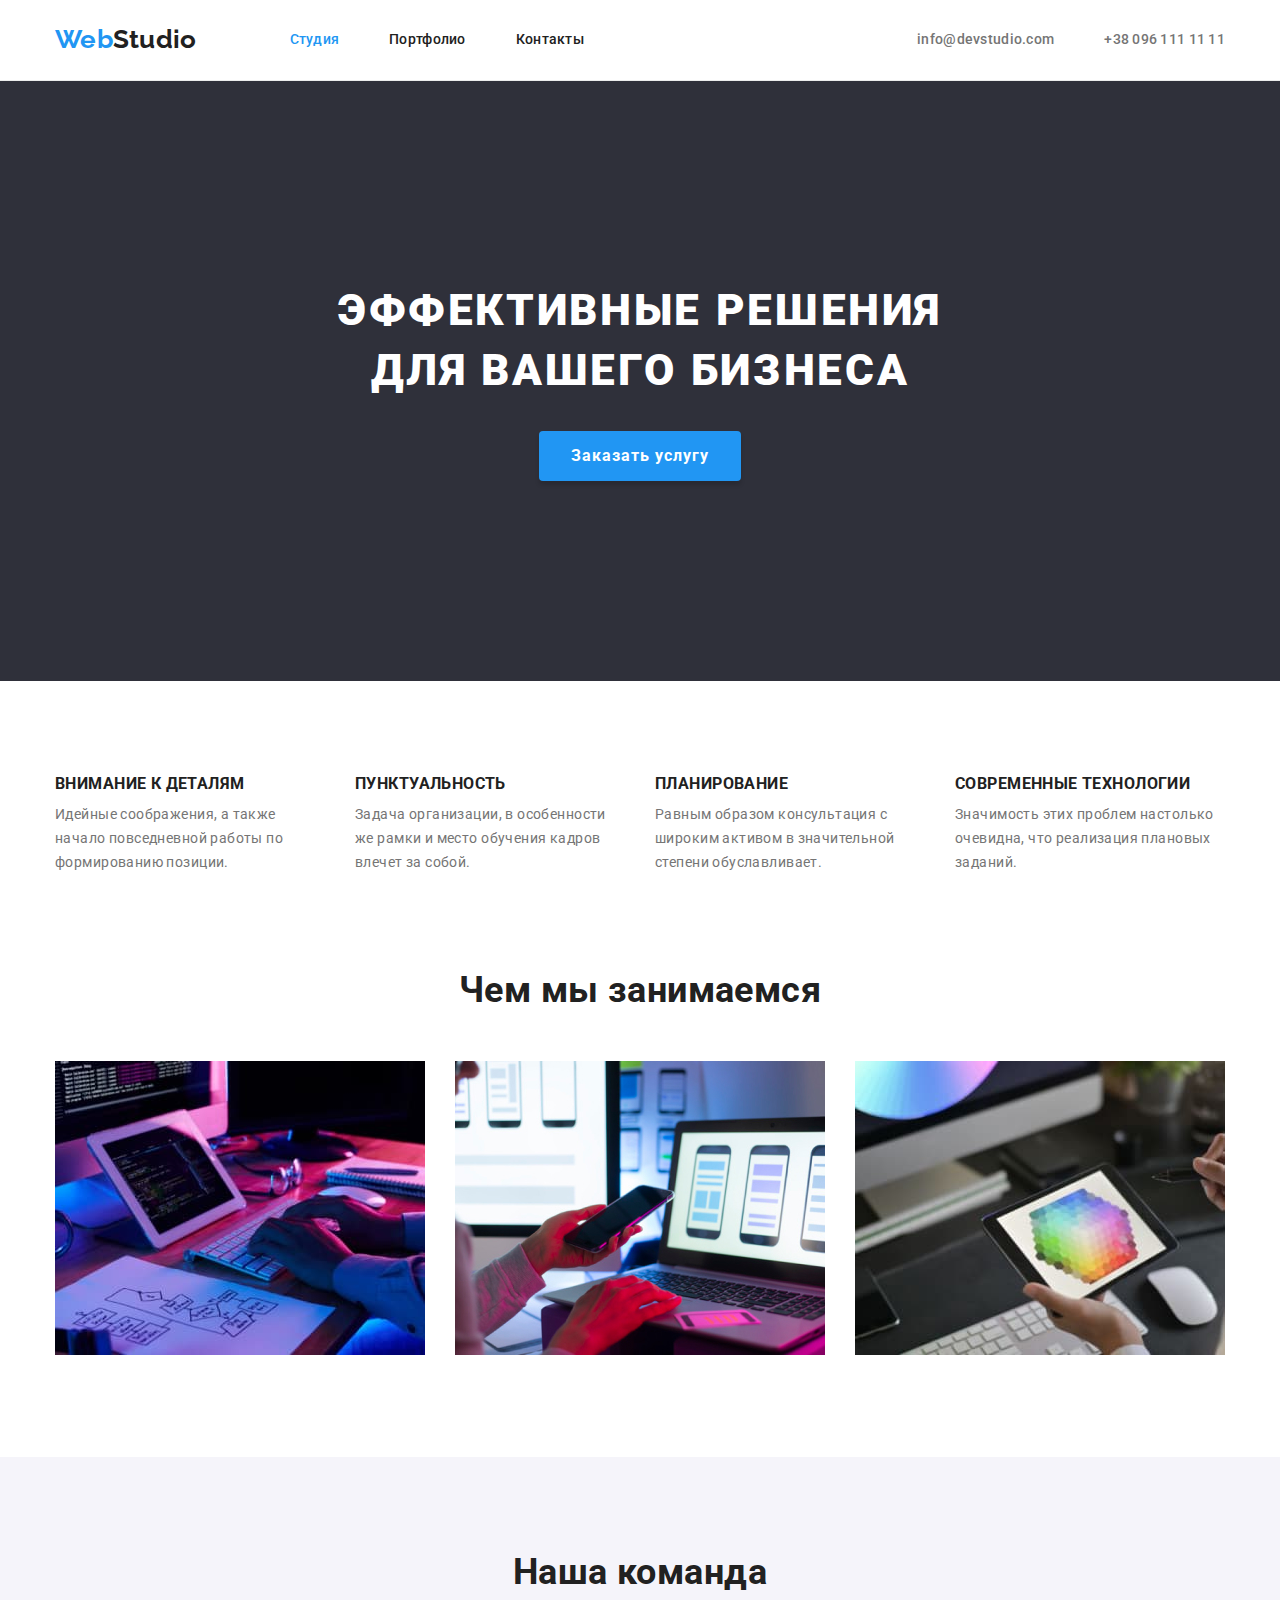
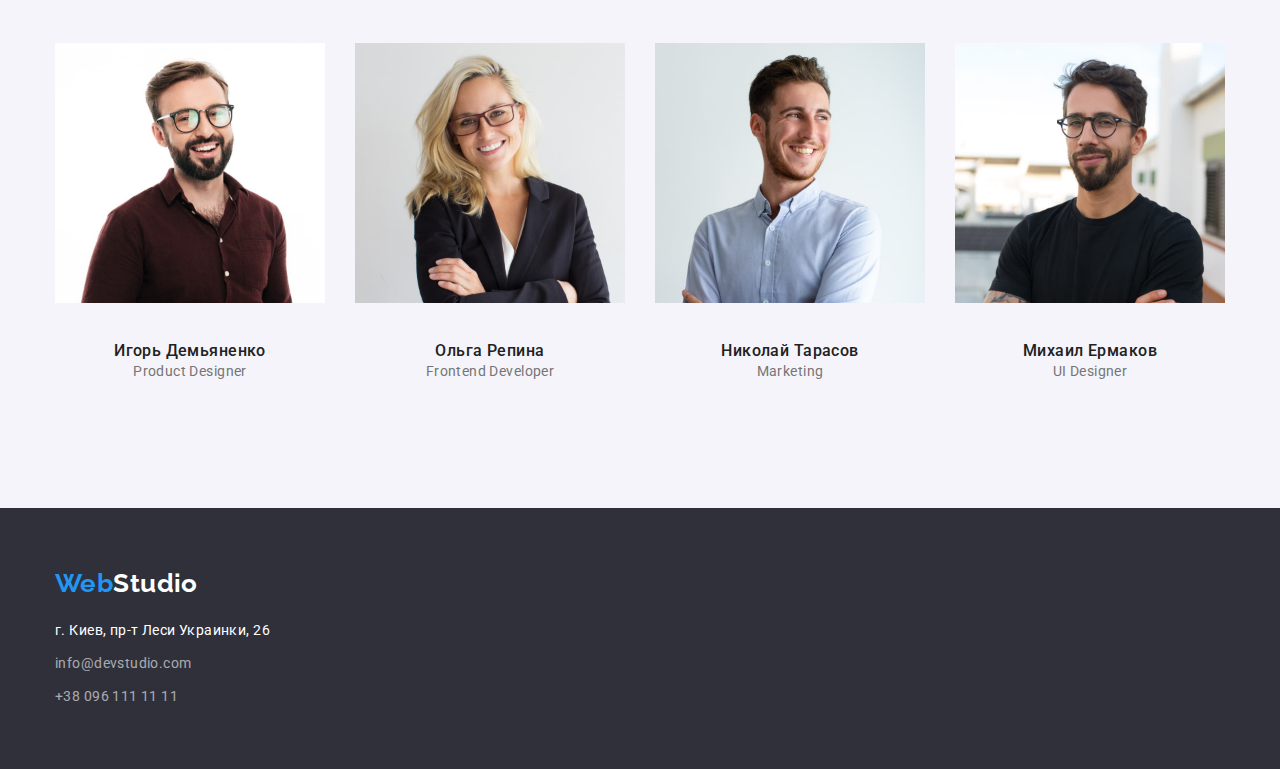
<file: index.html>
<!DOCTYPE html>
<html lang="ru">
  <head>
    <meta charset="UTF-8" />
    <meta http-equiv="X-UA-Compatible" content="IE=edge" />
    <meta name="viewport" content="width=device-width, initial-scale=1.0" />
    <title>Студия</title>
    <!-- шрифты -->
    <link rel="preconnect" href="https://fonts.googleapis.com" />
    <link rel="preconnect" href="https://fonts.gstatic.com" crossorigin />
    <link
      href="https://fonts.googleapis.com/css2?family=Raleway:wght@700&family=Roboto:wght@400;500;700;900&display=swap"
      rel="stylesheet"
    />
    <!-- нормализатор -->
    <link
      rel="stylesheet"
      href="https://cdn.jsdelivr.net/npm/modern-normalize@1.1.0/modern-normalize.min.css"
    />
    <!-- css  -->
    <link rel="stylesheet" href="./css/styles.css" />
  </head>
  <body>
    <header class="header">
      <div class="container header-container">
        <!--Основная навигация-->
        <a href="" class="header-link logo"
          >Web<span class="logo-primary">Studio</span>
        </a>

        <nav>
          <!--Ссылки на другие страницы или секции текущей страницы -->

          <ul class="header-nav-site list">
            <li class="header-nav">
              <a class="header-link link current" href="./index.html">Студия</a>
            </li>
            <li class="header-nav">
              <a href="./portfolio.html" class="header-link link">Портфолио</a>
            </li>
            <li class="header-nav">
              <a href="" class="header-link link">Контакты</a>
            </li>
          </ul>
        </nav>

        <ul class="header-contact-site list">
          <li class="header-contact">
            <a href="mailto:info@devstudio.com" class="header-link link"
              >info@devstudio.com</a
            >
          </li>
          <li class="header-contact">
            <a href="tel:+380961111111" class="header-link link"
              >+38 096 111 11 11</a
            >
          </li>
        </ul>
      </div>
    </header>

    <main>
      <!--Секция с заказом услуги-->
      <section class="hero">
        <div class="container">
          <h1 class="hero-title">
            Эффективные решения<br />
            для вашего бизнеса
          </h1>

          <button type="button" class="hero-button-btn">Заказать услугу</button>
        </div>
      </section>
      <!--Перечисление преимуществ-->
      <section class="benefits">
        <div class="container">
          <h2 hidden>Перечисление преимуществ</h2>

          <ul class="benefits-wrapper list">
            <li class="benefits-wrapper-benefits">
              <h3 class="benefits-title">Внимание к деталям</h3>

              <p class="benefits-text">
                Идейные соображения, а также начало повседневной работы по
                формированию позиции.
              </p>
            </li>
            <li class="benefits-wrapper-benefits">
              <h3 class="benefits-title">Пунктуальность</h3>

              <p class="benefits-text">
                Задача организации, в особенности же рамки и место обучения
                кадров влечет за собой.
              </p>
            </li>
            <li class="benefits-wrapper-benefits">
              <h3 class="benefits-title">Планирование</h3>

              <p class="benefits-text">
                Равным образом консультация с широким активом в значительной
                степени обуславливает.
              </p>
            </li>
            <li class="benefits-wrapper-benefits">
              <h3 class="benefits-title">Современные технологии</h3>

              <p class="benefits-text">
                Значимость этих проблем настолько очевидна, что реализация
                плановых заданий.
              </p>
            </li>
          </ul>
        </div>
      </section>
      <!--Примеры чем мы занимаемся-->
      <section class="example">
        <div class="container">
          <h2 class="example-title">Чем мы занимаемся</h2>
          <ul class="example-wrapper list">
            <li class="exemple-img">
              <img
                src="./images/img1_sq.jpg"
                alt="Программист работающий; его рабочий офис"
                width="370"
                height="294"
              />
            </li>
            <li class="exemple-img">
              <img
                src="./images/img2_sq.jpg"
                alt="Веб интерфейс.Дизайнеры разрабатывают приложение для Смартфонов. "
                width="370"
                height="294"
              />
            </li>
            <li class="exemple-img">
              <img
                src="./images/img3_sq.jpg"
                alt="Креативный художник. Веб дизайн с рабочим выбором цвета-графическим планшетом."
                width="370"
                height="294"
              />
            </li>
          </ul>
        </div>
      </section>
      <!--Наша команда-->
      <section class="userpic">
        <div class="container">
          <h2 class="userpic-title">Наша команда</h2>
          <ul class="userpic-line list">
            <li class="userpic-wrapper">
              <img
                src="./images/img4_sq.jpg"
                alt="Игорь Демьяненко Фото"
                width="270"
                height="260"
              />
              <div class="userpic-wrapper-txt">
                <h3 class="userpic-name">Игорь Демьяненко</h3>
                <p class="userpic-txt">Product Designer</p>
              </div>
            </li>
            <li class="userpic-wrapper">
              <img
                src="./images/img5_sq.jpg"
                alt="Ольга Репина Фото"
                width="270"
                height="260"
              />
              <div class="userpic-wrapper-txt">
                <h3 class="userpic-name">Ольга Репина</h3>
                <p class="userpic-txt">Frontend Developer</p>
              </div>
            </li>
            <li class="userpic-wrapper">
              <img
                src="./images/img6_sq.jpg"
                alt="Николай Тарасов Фото"
                width="270"
                height="260"
              />
              <div class="userpic-wrapper-txt">
                <h3 class="userpic-name">Николай Тарасов</h3>
                <p class="userpic-txt">Marketing</p>
              </div>
            </li>
            <li class="userpic-wrapper">
              <img
                src="./images/img7_sq.jpg"
                alt="Михаил Ермаков Фото"
                width="270"
                height="260"
              />
              <div class="userpic-wrapper-txt">
                <h3 class="userpic-name">Михаил Ермаков</h3>
                <p class="userpic-txt">UI Designer</p>
              </div>
            </li>
          </ul>
        </div>
      </section>
    </main>
    <!--Футер-->
    <footer class="footer">
      <div class="container">
        <!--Логотип адресс-->
        <a href="" class="logo footer-logo-wrapper"
          >Web<span class="logo-secondary">Studio</span>
        </a>
        <address class="footer-adress">г. Киев, пр-т Леси Украинки, 26</address>
        <!--Мыло телефон-->
        <ul class="footer-contact list">
          <li class="footer-contact-wrapper">
            <a href="mailto:info@devstudio.com" class="link"
              >info@devstudio.com</a
            >
          </li>
          <li class="footer-contact-wrapper">
            <a href="tel:+380961111111" class="link">+38 096 111 11 11</a>
          </li>
        </ul>
      </div>
    </footer>
  </body>
</html>
</file>
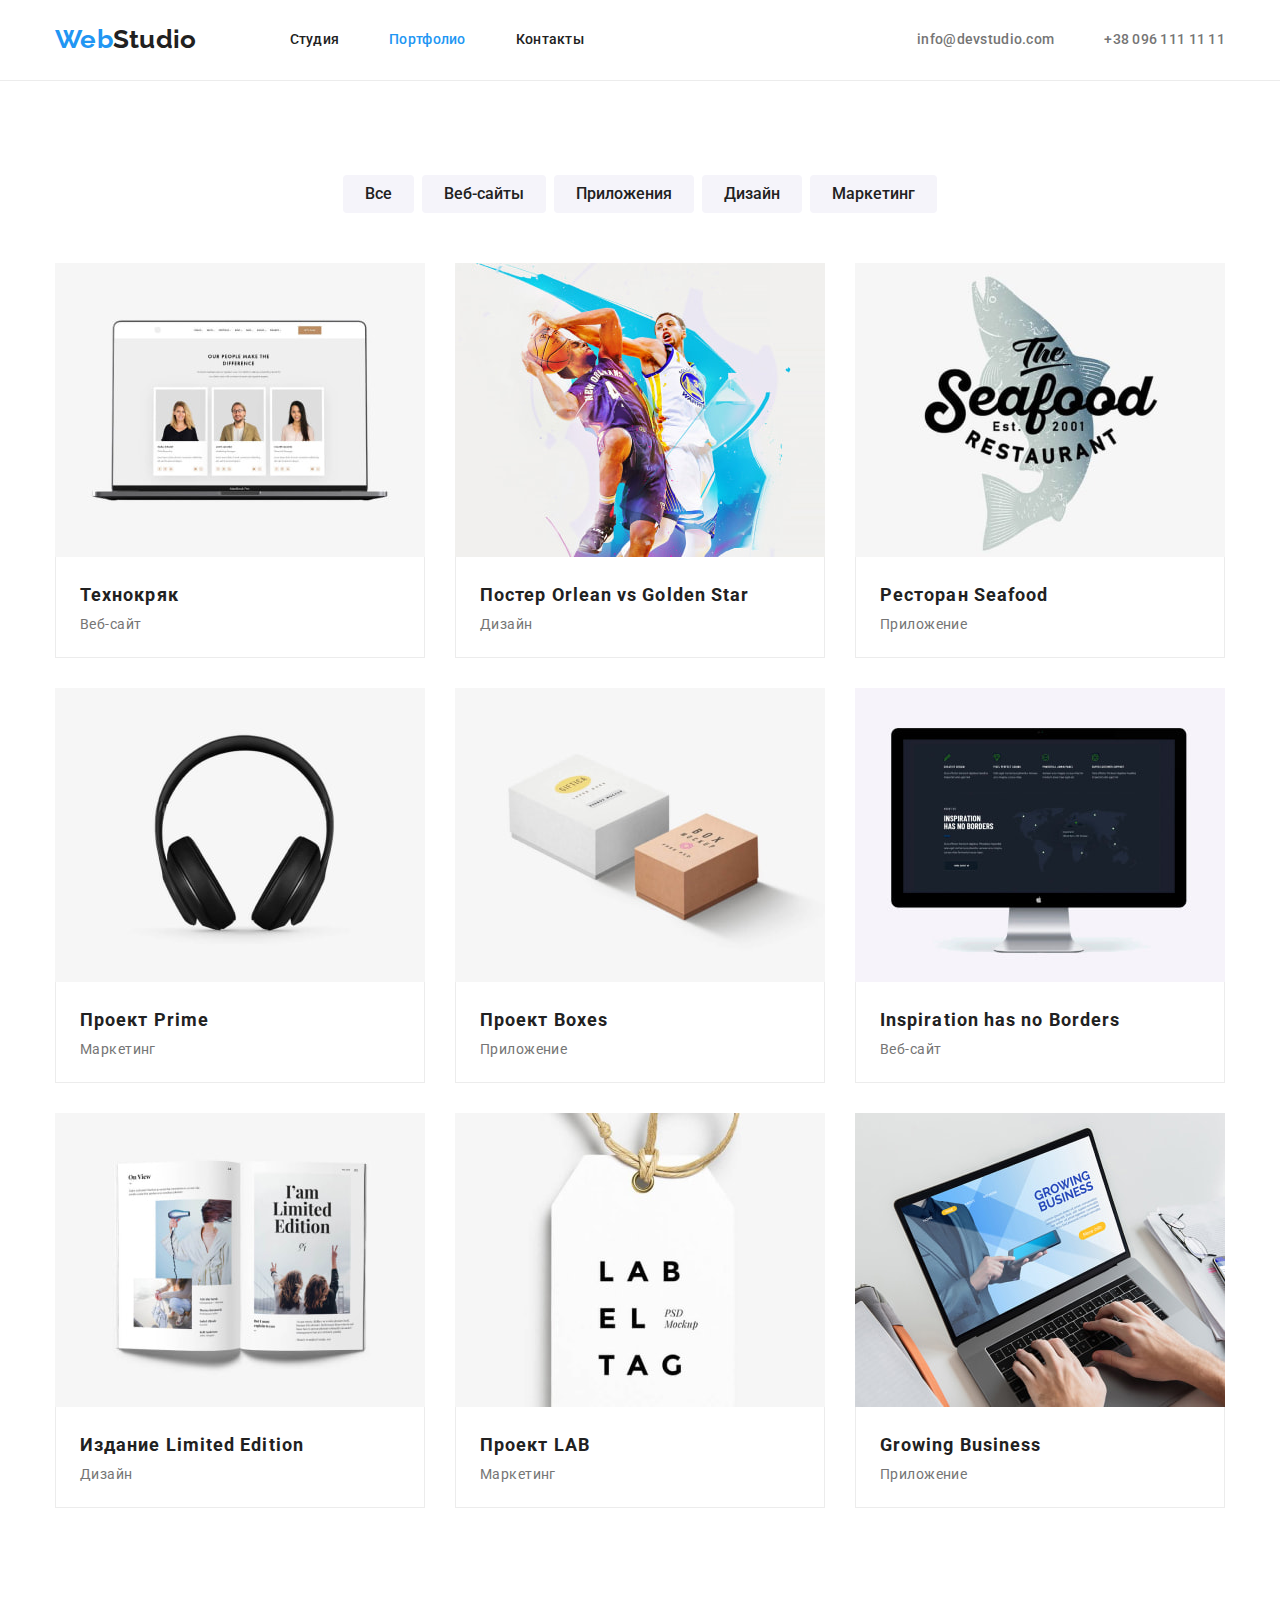
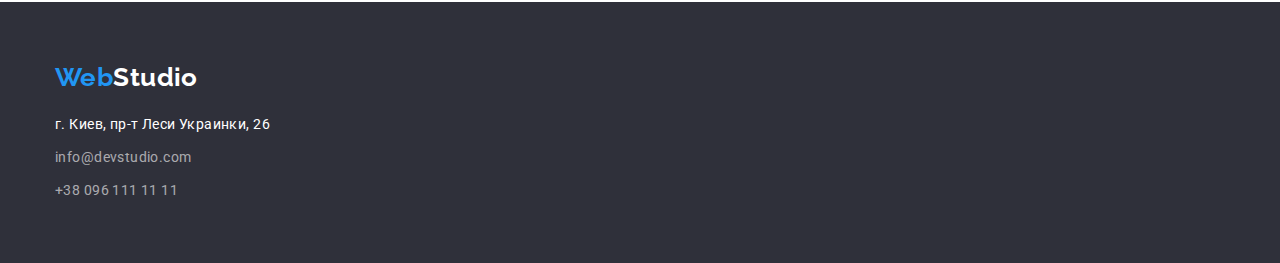
<file: portfolio.html>
<!DOCTYPE html>
<html lang="ru">
  <head>
    <meta charset="UTF-8" />
    <meta http-equiv="X-UA-Compatible" content="IE=edge" />
    <meta name="viewport" content="width=device-width, initial-scale=1.0" />
    <title>Студия</title>
    <!-- шрифты -->
    <link rel="preconnect" href="https://fonts.googleapis.com" />
    <link rel="preconnect" href="https://fonts.gstatic.com" crossorigin />
    <link
      href="https://fonts.googleapis.com/css2?family=Raleway:wght@700&family=Roboto:ital,wght@0,400;0,500;0,700;1,900&display=swap"
      rel="stylesheet"
    />
    <!-- нормализатор -->
    <link
      rel="stylesheet"
      href="https://cdn.jsdelivr.net/npm/modern-normalize@1.1.0/modern-normalize.min.css"
    />
    <!-- css  -->
    <link rel="stylesheet" href="./css/styles.css" />
  </head>
  <body>
    <header class="header">
      <div class="container header-container">
        <!--Основная навигация-->
        <a href="" class="header-link logo"
          >Web<span class="logo-primary">Studio</span></a
        >

        <nav>
          <!--Ссылки на другие страницы или секции текущей страницы -->
          <ul class="header-nav-site list">
            <li class="header-nav">
              <a class="header-link link" href="./index.html">Студия</a>
            </li>
            <li class="header-nav">
              <a class="header-link link current" href="./portfolio.html"
                >Портфолио</a
              >
            </li>
            <li class="header-nav">
              <a class="header-link link" href="">Контакты</a>
            </li>
          </ul>
        </nav>

        <ul class="header-contact-site list">
          <li class="header-contact">
            <a href="mailto:info@devstudio.com" class="header-link link"
              >info@devstudio.com</a
            >
          </li>
          <li class="header-contact">
            <a href="tel:+380961111111" class="header-link link"
              >+38 096 111 11 11</a
            >
          </li>
        </ul>
      </div>
    </header>

    <main>
      <h1 class="portfolio">Портфолио</h1>

      <!--Фильтр на странице списком кнопок-->
      <section class="portfolio-benefits">
        <div class="container">
          <ul class="portfolio-btn-filter list">
            <li class="portfolio-btn-wrapper">
              <button type="button" class="portfolio-btn">Все</button>
            </li>
            <li class="portfolio-btn-wrapper">
              <button type="button" class="portfolio-btn">Веб-сайты</button>
            </li>
            <li class="portfolio-btn-wrapper">
              <button type="button" class="portfolio-btn">Приложения</button>
            </li>
            <li class="portfolio-btn-wrapper">
              <button type="button" class="portfolio-btn">Дизайн</button>
            </li>
            <li class="portfolio-btn-wrapper">
              <button type="button" class="portfolio-btn">Маркетинг</button>
            </li>
          </ul>

          <!--Примеры работ-->
          <h2 hidden>Примеры работ</h2>
          <ul class="portfolio-benefits-wrapper list">
            <li class="portfolio-exemple">
              <img
                class="img"
                src="./images/portfolio1.jpg"
                alt="3 карточки с людьми на мониторе ноутбука"
                width="370"
                height="294"
              />
              <div class="portfolio-benefits-cards">
                <h3 class="portfolio-benefits-title">Технокряк</h3>
                <p class="portfolio-benefits-txt">Веб-сайт</p>
              </div>
            </li>
            <li class="portfolio-exemple">
              <img
                class="img"
                src="./images/portfolio2.jpg"
                alt="Два баскетболиста с мячем"
                width="370"
                height="294"
              />
              <div class="portfolio-benefits-cards">
                <h3 class="portfolio-benefits-title">
                  Постер <span lang="en"> Orlean vs Golden Star</span>
                </h3>
                <p class="portfolio-benefits-txt">Дизайн</p>
              </div>
            </li>
            <li class="portfolio-exemple">
              <img
                class="img"
                src="./images/portfolio3.jpg"
                alt="Постер ресторана"
                width="370"
                height="294"
              />
              <div class="portfolio-benefits-cards">
                <h3 class="portfolio-benefits-title">
                  Ресторан <span lang="en">Seafood</span>
                </h3>
                <p class="portfolio-benefits-txt">Приложение</p>
              </div>
            </li>
            <li class="portfolio-exemple">
              <img
                class="img"
                src="./images/portfolio4.jpg"
                alt="Наушники"
                width="370"
                height="294"
              />
              <div class="portfolio-benefits-cards">
                <h3 class="portfolio-benefits-title">
                  Проект <span lang="en">Prime</span>
                </h3>
                <p class="portfolio-benefits-txt">Маркетинг</p>
              </div>
            </li>
            <li class="portfolio-exemple">
              <img
                class="img"
                src="./images/portfolio5.jpg"
                alt="Две коробочки"
                width="370"
                height="294"
              />
              <div class="portfolio-benefits-cards">
                <h3 class="portfolio-benefits-title">
                  Проект <span lang="en">Boxes</span>
                </h3>
                <p class="portfolio-benefits-txt">Приложение</p>
              </div>
            </li>
            <li class="portfolio-exemple">
              <img
                class="img"
                src="./images/portfolio6.jpg"
                alt="Изображение на мониторе"
                width="370"
                height="294"
              />
              <div class="portfolio-benefits-cards">
                <h3 class="portfolio-benefits-title">
                  <span lang="eu">Inspiration has no Borders</span>
                </h3>
                <p class="portfolio-benefits-txt">Веб-сайт</p>
              </div>
            </li>
            <li class="portfolio-exemple">
              <img
                class="img"
                src="./images/portfolio7.jpg"
                alt="Открытый журнал"
                width="370"
                height="294"
              />
              <div class="portfolio-benefits-cards">
                <h3 class="portfolio-benefits-title">
                  Издание <span lang="en">Limited Edition</span>
                </h3>
                <p class="portfolio-benefits-txt">Дизайн</p>
              </div>
            </li>
            <li class="portfolio-exemple">
              <img
                class="img"
                src="./images/portfolio8.jpg"
                alt="Бирка с надписью"
                width="370"
                height="294"
              />
              <div class="portfolio-benefits-cards">
                <h3 class="portfolio-benefits-title">
                  Проект <span lang="en">LAB</span>
                </h3>
                <p class="portfolio-benefits-txt">Маркетинг</p>
              </div>
            </li>
            <li class="portfolio-exemple">
              <img
                class="img"
                src="./images/portfolio9.jpg"
                alt="Открытый ноутбук с приложением Growing Business"
                width="370"
                height="294"
              />
              <div class="portfolio-benefits-cards">
                <h3 class="portfolio-benefits-title">
                  <span lang="en">Growing Business</span>
                </h3>
                <p class="portfolio-benefits-txt">Приложение</p>
              </div>
            </li>
          </ul>
        </div>
      </section>
    </main>
    <!--Футер-->
    <footer class="footer">
      <div class="container">
        <!--Логотип адресс-->
        <a href="" class="logo footer-logo-wrapper"
          >Web<span class="logo-secondary">Studio</span>
        </a>
        <address class="footer-adress">г. Киев, пр-т Леси Украинки, 26</address>
        <!--Мыло телефон-->
        <ul class="footer-contact list">
          <li class="footer-contact-wrapper">
            <a href="mailto:info@devstudio.com" class="link"
              >info@devstudio.com</a
            >
          </li>
          <li class="footer-contact-wrapper">
            <a href="tel:+380961111111" class="link">+38 096 111 11 11</a>
          </li>
        </ul>
      </div>
    </footer>
  </body>
</html>
</file>
<file: css/styles.css>
/* палитра цветов */
:root {
  --accent-color: #2196f3;
  --accent-color-hover: #188ce8;
  --title-color: #212121;
  --txt-color: #757575;
  --header-hero-color: #fff;
  --header-line-color: #ececec;
  --background-hero-footer: #2f303a;
  --background-btn-filter: #f5f4fa;
  --footer-contact: rgba(255, 255, 255, 0.6);
}

body {
  color: var(--txt-color);
  font-family: roboto, sans-serif;
  font-size: 14px;
  line-height: 1.71;
  letter-spacing: 0.03em;
}

/* сброс для заголовков */
h1,
h2,
h3,
h4,
h5,
h6,
p,
ul {
  margin-top: 0;
  margin-bottom: 0;
}
ul {
  padding-inline-start: 0px;
}

h1 :last-child,
h2 :last-child,
h3 :last-child,
h4 :last-child,
p :last-child {
  margin-bottom: 0;
}

.container {
  width: 1200px;
  padding-left: 15px;
  padding-right: 15px;
  margin-right: auto;
  margin-left: auto;
}

/* размеры шрифта навигация контакты */
.header {
  font-weight: 500;
  letter-spacing: 0.02em;

  border-bottom: 1px solid var(--header-line-color);
}

.header-container {
  display: flex;
  align-items: center;
}

.header-contact-site {
  display: flex;
  align-items: center;
  margin-left: auto;
}

.header-contact {
  margin-right: 50px;
}

.header-contact:last-child {
  margin: 0;
}

.header-nav:last-child {
  margin: 0;
}

/* увеличение кликкабельной области */
.header-link {
  padding-top: 24px;
  padding-bottom: 25px;
}

.header-nav {
  margin-right: 50px;
}

.header-nav-site {
  display: flex;
}

.header-nav-site .link {
  color: var(--title-color);
  text-decoration: none;
}

.header-nav-site a:hover,
.header-nav-site a:focus {
  color: var(--accent-color);
  text-decoration: none;
}

.link.current {
  color: var(--accent-color);
  text-decoration: none;
}

.header-contact a.link {
  color: var(--txt-color);
  text-decoration: none;
}

.header-contact a:hover,
.header-contact a:focus {
  color: var(--accent-color);
  text-decoration: none;
}

.logo {
  color: var(--accent-color);
  text-decoration: none;
  font-family: Raleway;
  font-weight: 700;
  font-size: 26px;
  line-height: 1.19;

  margin-right: 93px;
}

.logo-secondary {
  color: var(--header-hero-color);
}

.logo-primary {
  color: var(--title-color);
}

.hero {
  background-color: var(--background-hero-footer);
  color: var(--header-hero-color);

  padding-top: 200px;
  padding-bottom: 200px;
  text-align: center;
}

.hero-title {
  font-weight: 900;
  font-size: 44px;
  line-height: 1.36;
  letter-spacing: 0.06em;
  text-transform: uppercase;

  margin-bottom: 30px;
}

.hero-button-btn {
  background: var(--accent-color);
  color: var(--header-hero-color);
  font-family: inherit;
  font-weight: 700;
  font-size: 16px;
  line-height: 1.87;

  padding: 10px 32px;
  align-items: center;
  text-align: center;
  letter-spacing: 0.06em;
  cursor: pointer;
  border: none;
  box-shadow: 0px 4px 4px rgba(0, 0, 0, 0.15);
  border-radius: 4px;
}

.hero-button-btn:hover,
.hero-button-btn:focus {
  background: var(--accent-color-hover);
}

.benefits-title {
  font-weight: 700;
  line-height: 1.14;
  text-transform: uppercase;
  color: var(--title-color);

  margin-bottom: 10px;
}

.benefits {
  padding-top: 94px;
}

.benefits-wrapper {
  display: flex;
}

.benefits-wrapper-benefits {
  margin-right: 30px;
  width: 270px;
}

.benefits-wrapper-benefits:last-child {
  margin: 0;
}
.userpic {
  background-color: var(--background-btn-filter);

  padding-top: 94px;
  padding-bottom: 94px;
}

.userpic-line {
  display: flex;
}

.userpic-wrapper:first-child {
  margin: 0;
}

.userpic-wrapper {
  margin-left: 30px;
}

.example-title,
.userpic-title {
  font-weight: 700;
  font-size: 36px;
  line-height: 1.17;
  text-align: center;
  color: var(--title-color);

  margin-bottom: 50px;
}

.example {
  padding-top: 94px;
  padding-bottom: 94px;
}

.example-wrapper {
  display: flex;
}

.exemple-img:first-child {
  margin: 0;
}

.exemple-img {
  margin-left: 30px;
}

.userpic-name {
  font-weight: 500;
  font-size: 16px;
  line-height: 1.19;
  color: var(--title-color);

  text-align: center;
}

.userpic-wrapper-txt {
  padding-top: 30px;
  padding-bottom: 30px;
}

.userpic-txt {
  color: var(--txt-color);

  text-align: center;
}

.footer {
  background-color: var(--background-hero-footer);
  color: var(--header-hero-color);

  padding-top: 60px;
  padding-bottom: 60px;
}

.footer-adress {
  font-style: normal;
  margin-bottom: 9px;
}

.footer-contact a.link {
  text-decoration: none;
  color: var(--footer-contact);
}

.footer-contact a.link:hover,
.footer-contact a.link:focus {
  color: var(--accent-color);
}

.footer-contact-wrapper:last-child {
  margin: 0;
}

.footer-contact-wrapper {
  margin-bottom: 9px;
}

.footer-logo-wrapper {
  display: inline-block;
  margin-bottom: 20px;
  margin-right: 0;
}

/* скрытие маркера списка, сброс отступов для списков */
.list {
  list-style: none;
}

.portfolio-btn {
  background: var(--background-btn-filter);
  font-family: inherit;
  font-weight: 500;
  font-size: 16px;
  line-height: 1.63;
  text-align: center;
  color: var(--title-color);
  cursor: pointer;

  border: none;
  border-radius: 4px;
  padding-top: 6px;
  padding-right: 22px;
  padding-bottom: 6px;
  padding-left: 22px;
}

.portfolio {
  position: absolute;
  width: 1px;
  height: 1px;
  margin: -1px;
  border: 0;
  padding: 0;

  white-space: nowrap;
  clip-path: inset(100%);
  clip: rect(0 0 0 0);
  overflow: hidden;
}

.portfolio-benefits {
  padding-top: 94px;
  padding-bottom: 94px;
}

.portfolio-btn-filter {
  display: flex;
  justify-content: center;
  padding: 0;
  margin-bottom: 50px;
}

.portfolio-btn-wrapper {
  margin-left: 8px;
}

.portfolio-btn-wrapper:first-child {
  margin-left: 0;
}

.portfolio-benefits-wrapper {
  display: flex;
  flex-wrap: wrap;
  padding: 0;
}

.portfolio-btn:hover,
.portfolio-btn:focus {
  background: var(--accent-color);
  color: var(--header-hero-color);
  /* shadow-middle */
  box-shadow: 0px 3px 1px rgba(0, 0, 0, 0.1), 0px 1px 2px rgba(0, 0, 0, 0.08),
    0px 2px 2px rgba(0, 0, 0, 0.12);
  border-radius: 4px;
}

.portfolio-benefits-cards {
  padding: 20px 24px;
  border-left: 1px solid var(--header-line-color);
  border-bottom: 1px solid var(--header-line-color);
  border-right: 1px solid var(--header-line-color);
}
.portfolio-benefits-title {
  font-weight: 700;
  font-size: 18px;
  line-height: 2;
  letter-spacing: 0.06em;
  color: var(--title-color);
}

.portfolio-exemple {
  margin-right: 30px;
  margin-bottom: 30px;
}

.portfolio-exemple:nth-child(3n) {
  margin-right: 0;
}

.portfolio-exemple:nth-last-child(-n + 3) {
  margin-bottom: 0;
}

/* делаем картинки из строчных в блочные
заполнение 100% */
.img {
  display: block;
  max-width: 100%;
}
</file>
